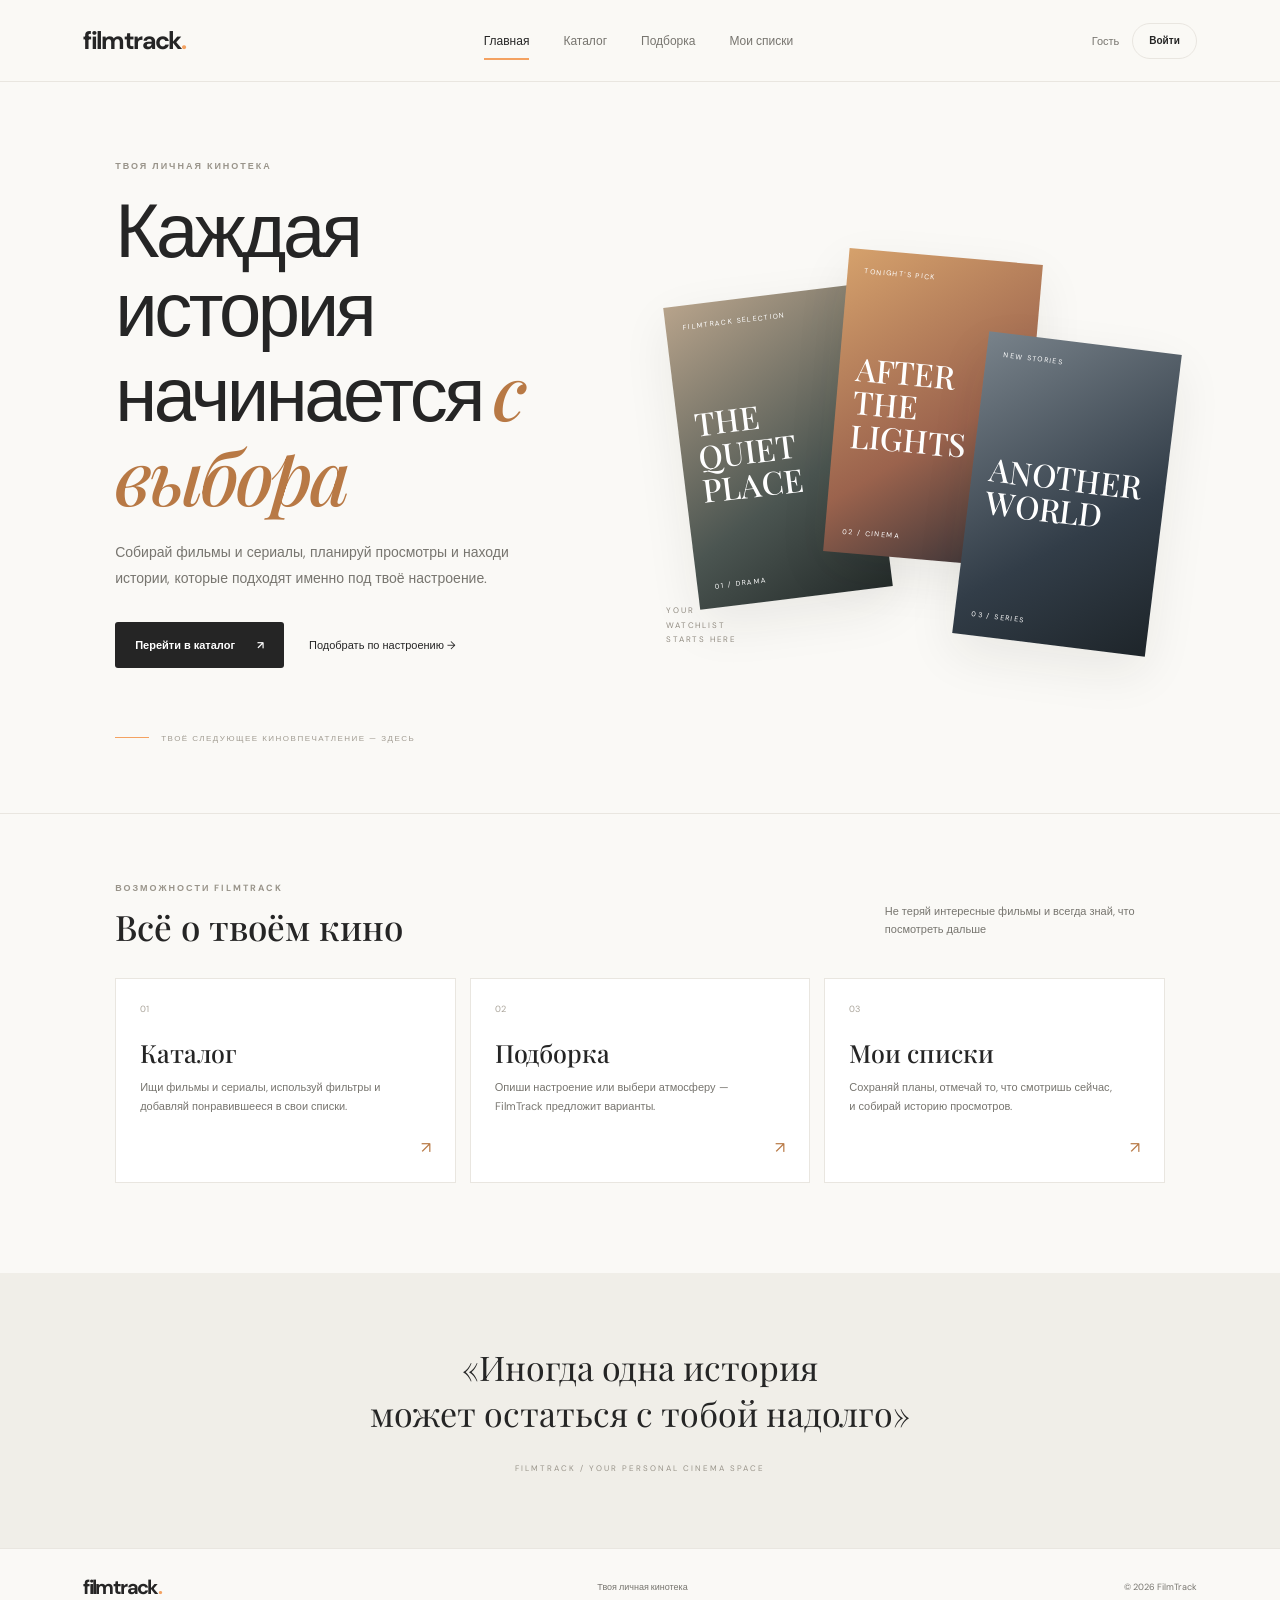
<file: index.html>
<!DOCTYPE html>
<html lang="ru">
<head>
  <meta charset="UTF-8">
  <meta name="viewport" content="width=device-width, initial-scale=1.0">
  <meta name="description" content="FilmTrack — твоя личная кинотека">
  <title>FilmTrack — главная</title>
  <link rel="preconnect" href="https://fonts.googleapis.com">
  <link rel="preconnect" href="https://fonts.gstatic.com" crossorigin>
  <link href="https://fonts.googleapis.com/css2?family=DM+Sans:wght@400;500;600;700&family=Playfair+Display:ital,wght@0,500;0,600;1,500&display=swap" rel="stylesheet">
  <link rel="stylesheet" href="style.css">
  <script src="data.js" defer></script>
  <script src="app.js" defer></script>
</head>
<body>
  <header class="site-header">
    <a class="logo" href="index.html">filmtrack<span>.</span></a>
    <button class="mobile-menu-button" aria-label="Открыть меню" aria-expanded="false">☰</button>
    <nav class="main-nav">
      <a class="nav-link active" href="index.html">Главная</a>
      <a class="nav-link" href="catalog.html">Каталог</a>
      <a class="nav-link" href="podbor.html">Подборка</a>
      <a class="nav-link" href="my-list.html">Мои списки</a>
    </nav>
    <div class="header-account">
      <span class="account-name" data-account-name>Гость</span>
      <button class="button button-outline button-small" data-auth-open>Войти</button>
    </div>
  </header>

  <main>
    <section class="home-hero">
      <div class="hero-content">
        <p class="eyebrow">ТВОЯ ЛИЧНАЯ КИНОТЕКА</p>
        <h1>Каждая история<br>начинается <em>с выбора</em></h1>
        <p class="hero-description">
          Собирай фильмы и сериалы, планируй просмотры и находи истории,
          которые подходят именно под твоё настроение.
        </p>
        <div class="hero-actions">
          <a class="button button-dark" href="catalog.html">Перейти в каталог <span>↗</span></a>
          <a class="button-text" href="podbor.html">Подобрать по настроению →</a>
        </div>
        <div class="hero-caption">
          <span class="caption-line"></span>
          <span>ТВОЁ СЛЕДУЮЩЕЕ КИНОВПЕЧАТЛЕНИЕ — ЗДЕСЬ</span>
        </div>
      </div>
      <div class="hero-visual" aria-label="Декоративная композиция из кинопостеров">
        <div class="hero-poster poster-a"><span>FILMTRACK SELECTION</span><strong>THE<br>QUIET<br>PLACE</strong><small>01 / DRAMA</small></div>
        <div class="hero-poster poster-b"><span>TONIGHT'S PICK</span><strong>AFTER<br>THE<br>LIGHTS</strong><small>02 / CINEMA</small></div>
        <div class="hero-poster poster-c"><span>NEW STORIES</span><strong>ANOTHER<br>WORLD</strong><small>03 / SERIES</small></div>
        <div class="visual-sticker">YOUR<br>WATCHLIST<br>STARTS HERE</div>
      </div>
    </section>

    <section class="home-section">
      <div class="section-heading">
        <div>
          <p class="eyebrow">ВОЗМОЖНОСТИ FILMTRACK</p>
          <h2>Всё о твоём кино</h2>
        </div>
        <p class="section-subtitle">Не теряй интересные фильмы и всегда знай, что посмотреть дальше</p>
      </div>
      <div class="home-feature-grid">
        <a class="feature-card" href="catalog.html">
          <span class="feature-number">01</span>
          <div><h3>Каталог</h3><p>Ищи фильмы и сериалы, используй фильтры и добавляй понравившееся в свои списки.</p></div>
          <span class="feature-arrow">↗</span>
        </a>
        <a class="feature-card" href="podbor.html">
          <span class="feature-number">02</span>
          <div><h3>Подборка</h3><p>Опиши настроение или выбери атмосферу — FilmTrack предложит варианты.</p></div>
          <span class="feature-arrow">↗</span>
        </a>
        <a class="feature-card" href="my-list.html">
          <span class="feature-number">03</span>
          <div><h3>Мои списки</h3><p>Сохраняй планы, отмечай то, что смотришь сейчас, и собирай историю просмотров.</p></div>
          <span class="feature-arrow">↗</span>
        </a>
      </div>
    </section>

    <section class="home-quote">
      <p>«Иногда одна история<br>может остаться с тобой надолго»</p>
      <span>FILMTRACK / YOUR PERSONAL CINEMA SPACE</span>
    </section>
  </main>

  <footer class="site-footer">
    <a class="logo" href="index.html">filmtrack<span>.</span></a>
    <span>Твоя личная кинотека</span>
    <span>© 2026 FilmTrack</span>
  </footer>

  <dialog class="auth-dialog" data-auth-dialog>
    <form class="auth-form" data-auth-form>
      <button class="dialog-close" type="button" data-auth-close aria-label="Закрыть">×</button>
      <p class="eyebrow">ТВОЙ АККАУНТ</p>
      <h2 data-auth-title>Войти</h2>
      <label>Имя пользователя<input name="username" autocomplete="username" required minlength="3"></label>
      <label>Пароль<input name="password" type="password" autocomplete="current-password" required minlength="4"></label>
      <p class="form-note">Демонстрационный режим: аккаунт хранится только в этом браузере. Не используй настоящий пароль.</p>
      <p class="form-error" data-auth-error></p>
      <button class="button button-dark button-full" type="submit">Продолжить</button>
      <button class="button-text auth-switch" type="button" data-auth-switch>Нет аккаунта? Зарегистрироваться</button>
    </form>
  </dialog>
</body>
</html>
</file>
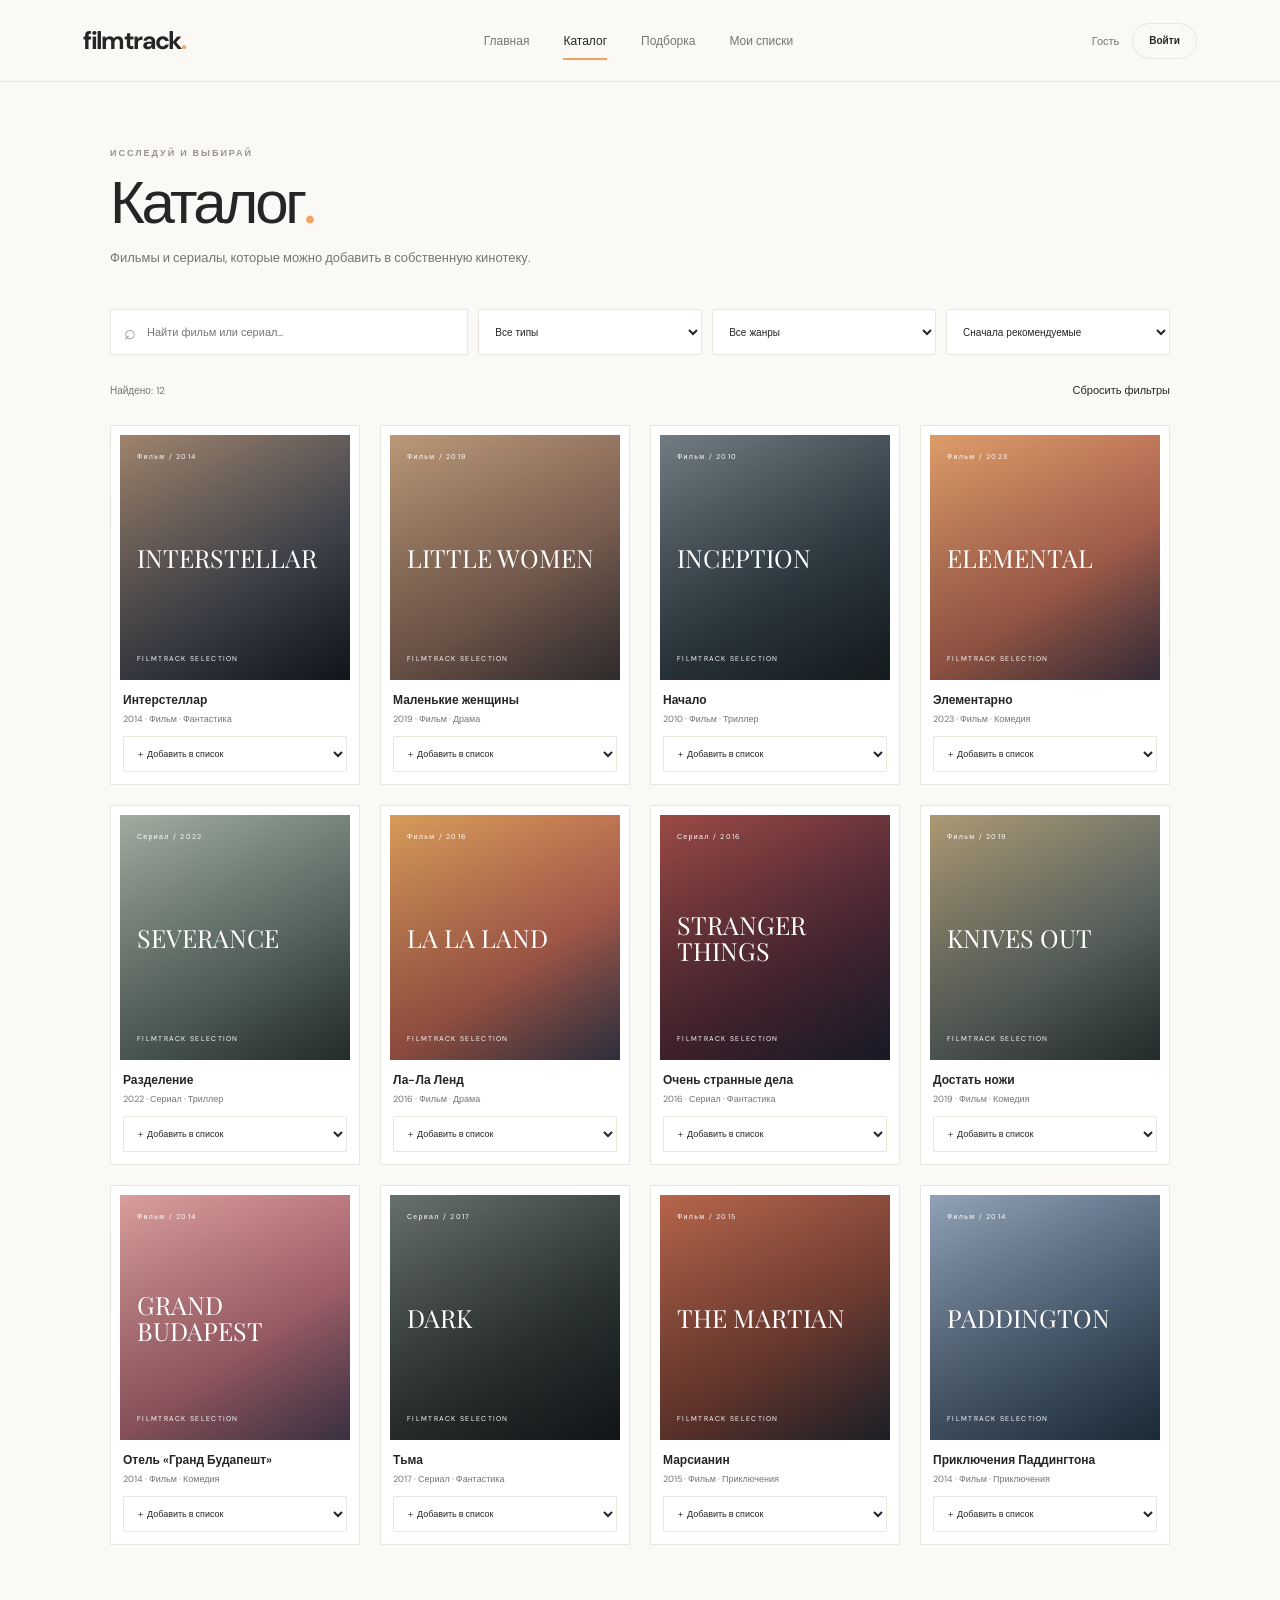
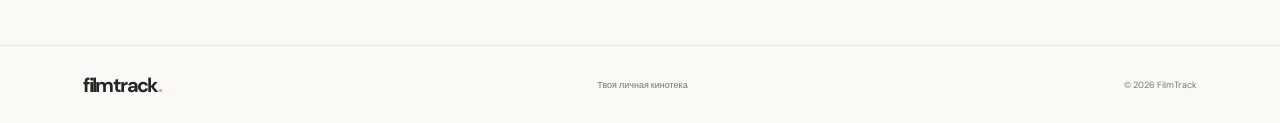
<file: catalog.html>
<!DOCTYPE html>
<html lang="ru">
<head>
  <meta charset="UTF-8">
  <meta name="viewport" content="width=device-width, initial-scale=1.0">
  <title>Каталог — FilmTrack</title>
  <link rel="preconnect" href="https://fonts.googleapis.com">
  <link rel="preconnect" href="https://fonts.gstatic.com" crossorigin>
  <link href="https://fonts.googleapis.com/css2?family=DM+Sans:wght@400;500;600;700&family=Playfair+Display:ital,wght@0,500;0,600;1,500&display=swap" rel="stylesheet">
  <link rel="stylesheet" href="style.css">
  <script src="data.js" defer></script>
  <script src="app.js" defer></script>
</head>
<body>
  <header class="site-header">
    <a class="logo" href="index.html">filmtrack<span>.</span></a>
    <button class="mobile-menu-button" aria-label="Открыть меню" aria-expanded="false">☰</button>
    <nav class="main-nav">
      <a class="nav-link" href="index.html">Главная</a>
      <a class="nav-link active" href="catalog.html">Каталог</a>
      <a class="nav-link" href="podbor.html">Подборка</a>
      <a class="nav-link" href="my-list.html">Мои списки</a>
    </nav>
    <div class="header-account"><span class="account-name" data-account-name>Гость</span><button class="button button-outline button-small" data-auth-open>Войти</button></div>
  </header>

  <main class="page-shell">
    <section class="page-intro">
      <p class="eyebrow">ИССЛЕДУЙ И ВЫБИРАЙ</p>
      <h1>Каталог<span class="accent-dot">.</span></h1>
      <p>Фильмы и сериалы, которые можно добавить в собственную кинотеку.</p>
    </section>

    <section class="catalog-controls" aria-label="Поиск и фильтры">
      <label class="search-field"><span>⌕</span><input id="catalog-search" type="search" placeholder="Найти фильм или сериал..." autocomplete="off"></label>
      <select id="type-filter" aria-label="Тип"><option value="all">Все типы</option><option value="Фильм">Фильмы</option><option value="Сериал">Сериалы</option></select>
      <select id="genre-filter" aria-label="Жанр"><option value="all">Все жанры</option><option value="Драма">Драма</option><option value="Фантастика">Фантастика</option><option value="Триллер">Триллер</option><option value="Комедия">Комедия</option><option value="Приключения">Приключения</option></select>
      <select id="sort-filter" aria-label="Сортировка"><option value="default">Сначала рекомендуемые</option><option value="title">По названию</option><option value="year-desc">Сначала новые</option><option value="year-asc">Сначала старые</option></select>
    </section>

    <div class="catalog-status"><span id="catalog-count">Загрузка каталога...</span><button class="button-text" id="reset-filters" type="button">Сбросить фильтры</button></div>
    <section class="movie-grid" id="catalog-grid" aria-live="polite"></section>
  </main>

  <footer class="site-footer"><a class="logo" href="index.html">filmtrack<span>.</span></a><span>Твоя личная кинотека</span><span>© 2026 FilmTrack</span></footer>

  <dialog class="auth-dialog" data-auth-dialog><form class="auth-form" data-auth-form>
    <button class="dialog-close" type="button" data-auth-close>×</button><p class="eyebrow">ТВОЙ АККАУНТ</p><h2 data-auth-title>Войти</h2>
    <label>Имя пользователя<input name="username" required minlength="3"></label><label>Пароль<input name="password" type="password" required minlength="4"></label>
    <p class="form-note">Демонстрационный режим: не используй настоящий пароль.</p><p class="form-error" data-auth-error></p>
    <button class="button button-dark button-full" type="submit">Продолжить</button><button class="button-text auth-switch" type="button" data-auth-switch>Нет аккаунта? Зарегистрироваться</button>
  </form></dialog>
  <dialog class="details-dialog" id="movie-details"><div class="details-content" id="details-content"></div><button class="dialog-close" type="button" data-details-close>×</button></dialog>
</body>
</html>
</file>
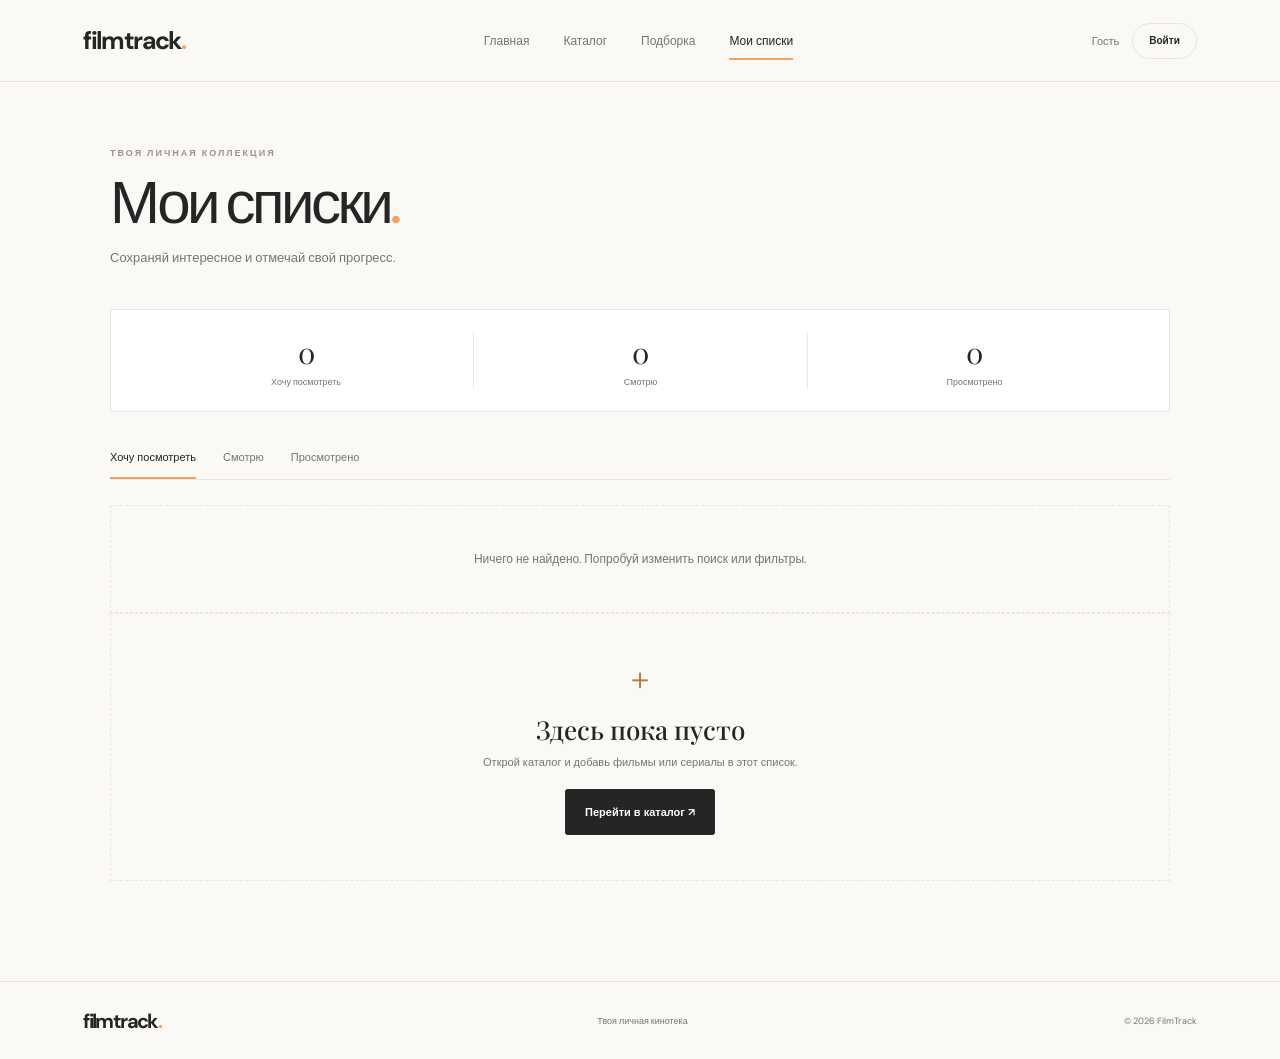
<file: my-list.html>
<!DOCTYPE html>
<html lang="ru">
<head>
  <meta charset="UTF-8">
  <meta name="viewport" content="width=device-width, initial-scale=1.0">
  <title>Мои списки — FilmTrack</title>
  <link rel="preconnect" href="https://fonts.googleapis.com">
  <link rel="preconnect" href="https://fonts.gstatic.com" crossorigin>
  <link href="https://fonts.googleapis.com/css2?family=DM+Sans:wght@400;500;600;700&family=Playfair+Display:ital,wght@0,500;0,600;1,500&display=swap" rel="stylesheet">
  <link rel="stylesheet" href="style.css">
  <script src="data.js" defer></script>
  <script src="app.js" defer></script>
</head>
<body>
  <header class="site-header">
    <a class="logo" href="index.html">filmtrack<span>.</span></a>
    <button class="mobile-menu-button" aria-label="Открыть меню" aria-expanded="false">☰</button>
    <nav class="main-nav">
      <a class="nav-link" href="index.html">Главная</a><a class="nav-link" href="catalog.html">Каталог</a>
      <a class="nav-link" href="podbor.html">Подборка</a><a class="nav-link active" href="my-list.html">Мои списки</a>
    </nav>
    <div class="header-account"><span class="account-name" data-account-name>Гость</span><button class="button button-outline button-small" data-auth-open>Войти</button></div>
  </header>

  <main class="page-shell">
    <section class="page-intro">
      <p class="eyebrow">ТВОЯ ЛИЧНАЯ КОЛЛЕКЦИЯ</p>
      <h1>Мои списки<span class="accent-dot">.</span></h1>
      <p>Сохраняй интересное и отмечай свой прогресс.</p>
    </section>
    <section class="list-summary" aria-label="Статистика списков">
      <div><span class="summary-number" id="count-planned">0</span><span>Хочу посмотреть</span></div>
      <div><span class="summary-number" id="count-watching">0</span><span>Смотрю</span></div>
      <div><span class="summary-number" id="count-watched">0</span><span>Просмотрено</span></div>
    </section>
    <div class="list-tabs" role="tablist">
      <button class="list-tab active" type="button" data-list-status="Хочу посмотреть">Хочу посмотреть</button>
      <button class="list-tab" type="button" data-list-status="Смотрю">Смотрю</button>
      <button class="list-tab" type="button" data-list-status="Просмотрено">Просмотрено</button>
    </div>
    <section class="movie-grid" id="my-list-grid"></section>
    <div class="empty-list" id="empty-list">
      <span class="empty-icon">＋</span>
      <h2>Здесь пока пусто</h2>
      <p>Открой каталог и добавь фильмы или сериалы в этот список.</p>
      <a class="button button-dark" href="catalog.html">Перейти в каталог ↗</a>
    </div>
  </main>

  <footer class="site-footer"><a class="logo" href="index.html">filmtrack<span>.</span></a><span>Твоя личная кинотека</span><span>© 2026 FilmTrack</span></footer>

  <dialog class="auth-dialog" data-auth-dialog><form class="auth-form" data-auth-form>
    <button class="dialog-close" type="button" data-auth-close>×</button><p class="eyebrow">ТВОЙ АККАУНТ</p><h2 data-auth-title>Войти</h2>
    <label>Имя пользователя<input name="username" required minlength="3"></label><label>Пароль<input name="password" type="password" required minlength="4"></label>
    <p class="form-note">Демонстрационный режим: не используй настоящий пароль.</p><p class="form-error" data-auth-error></p>
    <button class="button button-dark button-full" type="submit">Продолжить</button><button class="button-text auth-switch" type="button" data-auth-switch>Нет аккаунта? Зарегистрироваться</button>
  </form></dialog>
</body>
</html>
</file>
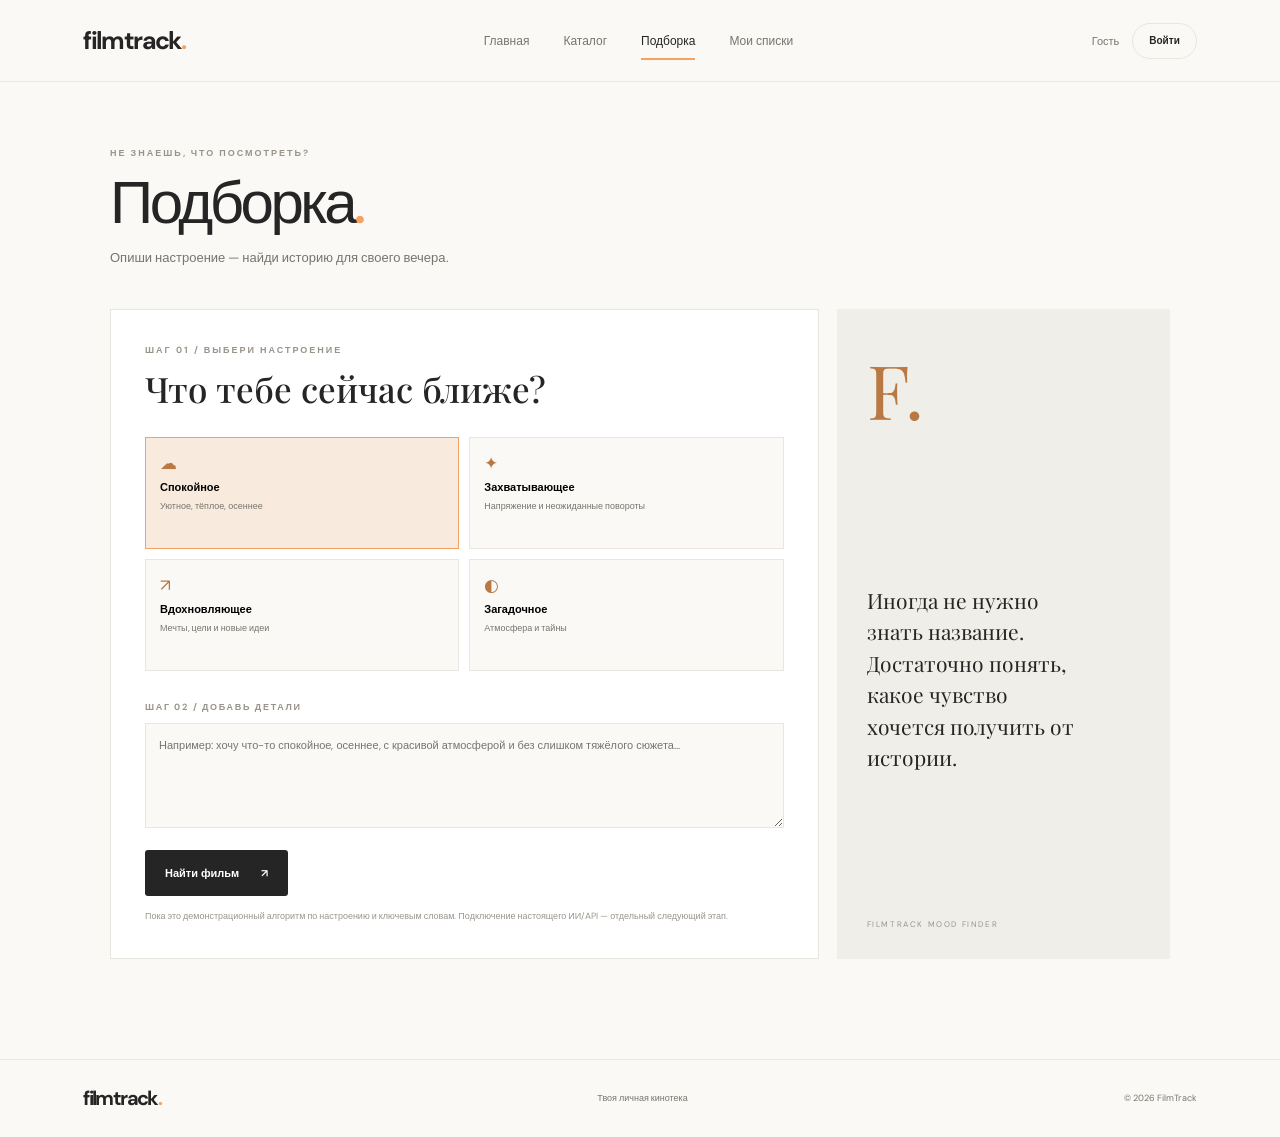
<file: podbor.html>
<!DOCTYPE html>
<html lang="ru">
<head>
  <meta charset="UTF-8">
  <meta name="viewport" content="width=device-width, initial-scale=1.0">
  <title>Подборка — FilmTrack</title>
  <link rel="preconnect" href="https://fonts.googleapis.com">
  <link rel="preconnect" href="https://fonts.gstatic.com" crossorigin>
  <link href="https://fonts.googleapis.com/css2?family=DM+Sans:wght@400;500;600;700&family=Playfair+Display:ital,wght@0,500;0,600;1,500&display=swap" rel="stylesheet">
  <link rel="stylesheet" href="style.css">
  <script src="data.js" defer></script>
  <script src="app.js" defer></script>
</head>
<body>
  <header class="site-header">
    <a class="logo" href="index.html">filmtrack<span>.</span></a>
    <button class="mobile-menu-button" aria-label="Открыть меню" aria-expanded="false">☰</button>
    <nav class="main-nav">
      <a class="nav-link" href="index.html">Главная</a><a class="nav-link" href="catalog.html">Каталог</a>
      <a class="nav-link active" href="podbor.html">Подборка</a><a class="nav-link" href="my-list.html">Мои списки</a>
    </nav>
    <div class="header-account"><span class="account-name" data-account-name>Гость</span><button class="button button-outline button-small" data-auth-open>Войти</button></div>
  </header>

  <main class="page-shell">
    <section class="page-intro">
      <p class="eyebrow">НЕ ЗНАЕШЬ, ЧТО ПОСМОТРЕТЬ?</p>
      <h1>Подборка<span class="accent-dot">.</span></h1>
      <p>Опиши настроение — найди историю для своего вечера.</p>
    </section>

    <section class="mood-layout">
      <div class="mood-panel">
        <p class="eyebrow">ШАГ 01 / ВЫБЕРИ НАСТРОЕНИЕ</p>
        <h2>Что тебе сейчас ближе?</h2>
        <div class="mood-options" id="mood-options">
          <button class="mood-option selected" type="button" data-mood="cozy"><span>☁</span><strong>Спокойное</strong><small>Уютное, тёплое, осеннее</small></button>
          <button class="mood-option" type="button" data-mood="exciting"><span>✦</span><strong>Захватывающее</strong><small>Напряжение и неожиданные повороты</small></button>
          <button class="mood-option" type="button" data-mood="inspiring"><span>↗</span><strong>Вдохновляющее</strong><small>Мечты, цели и новые идеи</small></button>
          <button class="mood-option" type="button" data-mood="mysterious"><span>◐</span><strong>Загадочное</strong><small>Атмосфера и тайны</small></button>
        </div>
        <label class="mood-prompt-label" for="mood-prompt">ШАГ 02 / ДОБАВЬ ДЕТАЛИ</label>
        <textarea id="mood-prompt" placeholder="Например: хочу что-то спокойное, осеннее, с красивой атмосферой и без слишком тяжёлого сюжета..."></textarea>
        <button class="button button-dark" id="make-recommendation" type="button">Найти фильм <span>↗</span></button>
        <p class="form-note">Пока это демонстрационный алгоритм по настроению и ключевым словам. Подключение настоящего ИИ/API — отдельный следующий этап.</p>
      </div>
      <aside class="mood-aside">
        <div class="aside-mark">F.</div>
        <p>Иногда не нужно знать название. Достаточно понять, какое чувство хочется получить от истории.</p>
        <span>FILMTRACK MOOD FINDER</span>
      </aside>
    </section>
    <section class="recommendation-section" id="recommendation-section" hidden>
      <div class="section-heading"><div><p class="eyebrow">ТВОИ ВАРИАНТЫ</p><h2>Может понравиться</h2></div><span id="recommendation-caption" class="muted"></span></div>
      <div class="movie-grid" id="recommendation-grid"></div>
    </section>
  </main>

  <footer class="site-footer"><a class="logo" href="index.html">filmtrack<span>.</span></a><span>Твоя личная кинотека</span><span>© 2026 FilmTrack</span></footer>

  <dialog class="auth-dialog" data-auth-dialog><form class="auth-form" data-auth-form>
    <button class="dialog-close" type="button" data-auth-close>×</button><p class="eyebrow">ТВОЙ АККАУНТ</p><h2 data-auth-title>Войти</h2>
    <label>Имя пользователя<input name="username" required minlength="3"></label><label>Пароль<input name="password" type="password" required minlength="4"></label>
    <p class="form-note">Демонстрационный режим: не используй настоящий пароль.</p><p class="form-error" data-auth-error></p>
    <button class="button button-dark button-full" type="submit">Продолжить</button><button class="button-text auth-switch" type="button" data-auth-switch>Нет аккаунта? Зарегистрироваться</button>
  </form></dialog>
</body>
</html>
</file>
<file: style.css>
/* FILMTRACK — основная таблица стилей */
:root {
  --background: #FAF9F6;
  --surface: #FFFFFF;
  --text: #252525;
  --muted: #77756F;
  --line: #E9E6E0;
  --accent: #F4A261;
  --accent-dark: #B87945;
  --soft-apricot: #F8EBDD;
  --shadow: 0 18px 50px rgba(38, 33, 27, 0.08);
}

* {
  box-sizing: border-box;
}

html {
  scroll-behavior: smooth;
}

body {
  margin: 0;
  background: var(--background);
  color: var(--text);
  font-family: "DM Sans", Arial, sans-serif;
  -webkit-font-smoothing: antialiased;
}

body,
button,
input,
select,
textarea {
  font-family: "DM Sans", Arial, sans-serif;
}

a {
  color: inherit;
  text-decoration: none;
}

button,
select {
  cursor: pointer;
}

button,
input,
select,
textarea {
  font-size: inherit;
}

.site-header {
  min-height: 82px;
  padding: 0 6.5%;
  display: flex;
  align-items: center;
  justify-content: space-between;
  gap: 28px;
  border-bottom: 1px solid var(--line);
  background: rgba(250, 249, 246, 0.94);
}

.logo {
  flex-shrink: 0;
  font-size: 25px;
  font-weight: 700;
  letter-spacing: -1.6px;
}

.logo span,
.accent-dot {
  color: var(--accent);
}

.main-nav {
  display: flex;
  align-items: center;
  gap: 34px;
}

.nav-link {
  position: relative;
  padding: 8px 0;
  color: var(--muted);
  font-size: 12px;
  transition: color 0.2s ease;
}

.nav-link:hover,
.nav-link.active {
  color: var(--text);
}

.nav-link.active::after {
  position: absolute;
  right: 0;
  bottom: -3px;
  left: 0;
  height: 2px;
  background: var(--accent);
  content: "";
}

.header-account {
  display: flex;
  align-items: center;
  gap: 13px;
}

.account-name {
  color: var(--muted);
  font-size: 11px;
}

.mobile-menu-button {
  display: none;
  border: 0;
  background: transparent;
  color: var(--text);
  font-size: 23px;
}

.button {
  min-height: 46px;
  padding: 0 19px;
  display: inline-flex;
  align-items: center;
  justify-content: center;
  gap: 22px;
  border: 1px solid transparent;
  border-radius: 3px;
  font-size: 11px;
  font-weight: 600;
  transition: background 0.2s ease, border-color 0.2s ease, transform 0.2s ease;
}

.button:hover {
  transform: translateY(-1px);
}

.button-dark {
  background: var(--text);
  color: white;
}

.button-dark:hover {
  background: #414141;
}

.button-outline {
  border-color: var(--line);
  background: transparent;
  color: var(--text);
}

.button-outline:hover {
  border-color: var(--accent);
}

.button-small {
  min-height: 36px;
  padding: 0 16px;
  border-radius: 30px;
  font-size: 10px;
}

.button-full {
  width: 100%;
}

.button-text {
  padding: 8px 0;
  border: 0;
  background: transparent;
  color: var(--text);
  font-size: 11px;
  cursor: pointer;
}

.button-text:hover {
  color: var(--accent-dark);
}

.eyebrow {
  margin: 0;
  color: #99948A;
  font-size: 9px;
  font-weight: 700;
  letter-spacing: 2px;
}

.home-hero {
  min-height: 590px;
  padding: 78px 9% 70px;
  display: grid;
  grid-template-columns: 1fr 1fr;
  align-items: center;
  gap: 5%;
}

.hero-content h1,
.page-intro h1 {
  margin: 20px 0;
  font-size: clamp(48px, 6vw, 76px);
  font-weight: 500;
  letter-spacing: -3.5px;
  line-height: 1.04;
}

.hero-content h1 em {
  color: var(--accent-dark);
  font-family: "Playfair Display", Georgia, serif;
  font-weight: 500;
}

.hero-description {
  max-width: 450px;
  color: var(--muted);
  font-size: 14px;
  line-height: 1.85;
}

.hero-actions {
  margin-top: 30px;
  display: flex;
  align-items: center;
  gap: 25px;
}

.hero-caption {
  margin-top: 65px;
  display: flex;
  align-items: center;
  gap: 12px;
  color: #A19C92;
  font-size: 8px;
  letter-spacing: 1.5px;
}

.caption-line {
  width: 34px;
  height: 1px;
  background: var(--accent);
}

.hero-visual {
  position: relative;
  min-height: 390px;
}

.hero-poster {
  position: absolute;
  width: 39%;
  height: 78%;
  padding: 17px;
  display: flex;
  flex-direction: column;
  justify-content: space-between;
  color: white;
  box-shadow: var(--shadow);
}

.hero-poster span,
.hero-poster small {
  font-size: 7px;
  letter-spacing: 1.4px;
}

.hero-poster strong {
  font-family: "Playfair Display", Georgia, serif;
  font-size: clamp(20px, 2.6vw, 32px);
  font-weight: 500;
  line-height: 1.05;
}

.poster-a {
  top: 10%;
  left: 3%;
  background: linear-gradient(150deg, #B7A38B, #4B5551 62%, #242B2A);
  transform: rotate(-7deg);
}

.poster-b {
  top: 0;
  left: 34%;
  background: linear-gradient(145deg, #D5A16C, #9B634D 58%, #302E35);
  transform: rotate(5deg);
}

.poster-c {
  right: 0;
  bottom: 0;
  background: linear-gradient(145deg, #78828A, #323D48 62%, #1E252A);
  transform: rotate(7deg);
}

.visual-sticker {
  position: absolute;
  bottom: 0;
  left: 0;
  color: #918B81;
  font-size: 8px;
  letter-spacing: 1.8px;
  line-height: 1.8;
}

.home-section {
  padding: 68px 9% 90px;
  border-top: 1px solid var(--line);
}

.section-heading {
  margin-bottom: 28px;
  display: flex;
  align-items: end;
  justify-content: space-between;
  gap: 24px;
}

.section-heading h2,
.mood-panel h2 {
  margin: 9px 0 0;
  font-family: "Playfair Display", Georgia, serif;
  font-size: 35px;
  font-weight: 500;
}

.section-subtitle {
  max-width: 280px;
  color: var(--muted);
  font-size: 11px;
  line-height: 1.7;
}

.home-feature-grid {
  display: grid;
  grid-template-columns: repeat(3, 1fr);
  gap: 14px;
}

.feature-card {
  min-height: 205px;
  padding: 24px;
  display: flex;
  flex-direction: column;
  justify-content: space-between;
  border: 1px solid var(--line);
  background: var(--surface);
  transition: border-color 0.2s ease, transform 0.2s ease;
}

.feature-card:hover {
  transform: translateY(-4px);
  border-color: var(--accent);
}

.feature-number {
  color: #AAA49A;
  font-size: 9px;
}

.feature-card h3 {
  margin: 0 0 9px;
  font-family: "Playfair Display", Georgia, serif;
  font-size: 25px;
  font-weight: 500;
}

.feature-card p {
  max-width: 270px;
  margin: 0;
  color: var(--muted);
  font-size: 11px;
  line-height: 1.7;
}

.feature-arrow {
  align-self: flex-end;
  color: var(--accent-dark);
}

.home-quote {
  padding: 72px 20px;
  background: #F0EEE8;
  text-align: center;
}

.home-quote p {
  margin: 0 0 18px;
  font-family: "Playfair Display", Georgia, serif;
  font-size: clamp(25px, 3vw, 34px);
  line-height: 1.35;
}

.home-quote span {
  color: #99948A;
  font-size: 8px;
  letter-spacing: 2px;
}

.page-shell {
  width: min(1120px, 100%);
  min-height: 72vh;
  margin: 0 auto;
  padding: 65px 30px 100px;
}

.page-intro {
  margin-bottom: 40px;
}

.page-intro h1 {
  margin: 13px 0 10px;
  font-size: 60px;
}

.page-intro > p:last-child {
  color: var(--muted);
  font-size: 13px;
  line-height: 1.7;
}

.catalog-controls {
  margin-bottom: 20px;
  display: grid;
  grid-template-columns: minmax(220px, 1.6fr) repeat(3, minmax(130px, 1fr));
  gap: 10px;
}

.search-field {
  min-height: 46px;
  padding: 0 13px;
  display: flex;
  align-items: center;
  gap: 9px;
  border: 1px solid var(--line);
  background: white;
}

.search-field span {
  color: #9A958B;
  font-size: 20px;
}

.search-field input {
  width: 100%;
  border: 0;
  outline: 0;
  background: transparent;
  font-size: 11px;
}

.catalog-controls select,
.status-select {
  min-height: 46px;
  padding: 0 12px;
  border: 1px solid var(--line);
  border-radius: 2px;
  outline: 0;
  background: white;
  color: var(--text);
  font-size: 10px;
}

.catalog-status {
  margin-bottom: 20px;
  display: flex;
  justify-content: space-between;
  align-items: center;
  color: var(--muted);
  font-size: 10px;
}

.movie-grid {
  display: grid;
  grid-template-columns: repeat(4, minmax(0, 1fr));
  gap: 20px;
}

.movie-card {
  min-width: 0;
  padding: 9px;
  border: 1px solid var(--line);
  background: white;
}

.poster-button,
.details-poster {
  position: relative;
  width: 100%;
  min-height: 245px;
  padding: 17px;
  display: flex;
  flex-direction: column;
  align-items: flex-start;
  justify-content: space-between;
  overflow: hidden;
  border: 0;
  color: white;
  text-align: left;
  cursor: pointer;
}

.poster-button::after,
.details-poster::after {
  position: absolute;
  inset: 0;
  background: linear-gradient(180deg, rgba(0,0,0,.05), rgba(0,0,0,.28));
  content: "";
  pointer-events: none;
}

.poster-topline,
.poster-title,
.poster-bottomline {
  position: relative;
  z-index: 1;
}

.poster-topline,
.poster-bottomline {
  font-size: 7px;
  letter-spacing: 1.3px;
}

.poster-title {
  max-width: 100%;
  font-family: "Playfair Display", Georgia, serif;
  font-size: 25px;
  line-height: 1.05;
  overflow-wrap: anywhere;
}

.poster-space { background: linear-gradient(145deg, #A98B72, #4A4D56 60%, #171C25); }
.poster-women { background: linear-gradient(145deg, #C5A17D, #8B6B5C 60%, #413B3D); }
.poster-inception { background: linear-gradient(145deg, #78848A, #34434B 60%, #1C2429); }
.poster-elemental { background: linear-gradient(145deg, #E9A56F, #BC6C57 60%, #473B4B); }
.poster-severance { background: linear-gradient(145deg, #AAB6A8, #65766F 60%, #303D3B); }
.poster-lalaland { background: linear-gradient(145deg, #E2A45D, #BD6654 60%, #3E4054); }
.poster-stranger { background: linear-gradient(145deg, #A44E49, #552C3A 60%, #202435); }
.poster-knives { background: linear-gradient(145deg, #B6A17A, #66716C 60%, #303B3C); }
.poster-budapest { background: linear-gradient(145deg, #E4A7A5, #B66D77 60%, #51425A); }
.poster-dark { background: linear-gradient(145deg, #6D7772, #323B3A 60%, #171C20); }
.poster-martian { background: linear-gradient(145deg, #C16B4E, #7C4338 60%, #272B35); }
.poster-paddington { background: linear-gradient(145deg, #9AABC1, #52677D 60%, #27394B); }

.movie-card-info {
  padding: 12px 3px 3px;
}

.movie-card-info h3 {
  margin: 0 0 5px;
  font-size: 12px;
  font-weight: 600;
}

.movie-card-info p {
  margin: 0 0 11px;
  color: var(--muted);
  font-size: 9px;
}

.status-select {
  width: 100%;
  min-height: 36px;
  padding: 0 8px;
  font-size: 9px;
}

.no-results {
  grid-column: 1 / -1;
  padding: 45px 20px;
  border: 1px dashed var(--line);
  color: var(--muted);
  font-size: 12px;
  text-align: center;
}

.mood-layout {
  display: grid;
  grid-template-columns: minmax(0, 1.7fr) minmax(220px, 0.8fr);
  gap: 18px;
  align-items: stretch;
}

.mood-panel {
  padding: 34px;
  border: 1px solid var(--line);
  background: white;
}

.mood-panel h2 {
  margin-bottom: 25px;
}

.mood-options {
  margin-bottom: 30px;
  display: grid;
  grid-template-columns: repeat(2, 1fr);
  gap: 10px;
}

.mood-option {
  min-height: 112px;
  padding: 14px;
  display: flex;
  flex-direction: column;
  align-items: flex-start;
  gap: 6px;
  border: 1px solid var(--line);
  background: var(--background);
  text-align: left;
  transition: border-color 0.2s ease, background 0.2s ease;
}

.mood-option:hover,
.mood-option.selected {
  border-color: var(--accent);
  background: var(--soft-apricot);
}

.mood-option > span {
  color: var(--accent-dark);
  font-size: 17px;
}

.mood-option strong {
  font-size: 11px;
}

.mood-option small {
  color: var(--muted);
  font-size: 9px;
  line-height: 1.4;
}

.mood-prompt-label {
  display: block;
  margin-bottom: 10px;
  color: #99948A;
  font-size: 9px;
  font-weight: 700;
  letter-spacing: 1.7px;
}

.mood-panel textarea {
  width: 100%;
  min-height: 105px;
  margin-bottom: 17px;
  padding: 13px;
  resize: vertical;
  border: 1px solid var(--line);
  outline: 0;
  background: var(--background);
  color: var(--text);
  font-size: 11px;
  line-height: 1.6;
}

.mood-panel textarea:focus,
.search-field:focus-within {
  border-color: var(--accent);
}

.form-note {
  margin: 13px 0 0;
  color: #9B968D;
  font-size: 9px;
  line-height: 1.6;
}

.mood-aside {
  padding: 30px;
  display: flex;
  flex-direction: column;
  justify-content: space-between;
  background: #F0EEE8;
}

.aside-mark {
  color: var(--accent-dark);
  font-family: "Playfair Display", Georgia, serif;
  font-size: 75px;
}

.mood-aside p {
  max-width: 220px;
  font-family: "Playfair Display", Georgia, serif;
  font-size: 21px;
  line-height: 1.5;
}

.mood-aside span {
  color: #99948A;
  font-size: 8px;
  letter-spacing: 1.6px;
}

.recommendation-section {
  margin-top: 65px;
}

.recommendation-section[hidden] {
  display: none;
}

.list-summary {
  margin-bottom: 38px;
  padding: 23px 28px;
  display: grid;
  grid-template-columns: repeat(3, 1fr);
  border: 1px solid var(--line);
  background: white;
}

.list-summary > div {
  display: flex;
  flex-direction: column;
  gap: 5px;
  text-align: center;
}

.list-summary > div + div {
  border-left: 1px solid var(--line);
}

.summary-number {
  font-family: "Playfair Display", Georgia, serif;
  font-size: 29px;
}

.list-summary > div span:last-child {
  color: var(--muted);
  font-size: 9px;
}

.list-tabs {
  margin-bottom: 25px;
  display: flex;
  gap: 27px;
  border-bottom: 1px solid var(--line);
}

.list-tab {
  padding: 0 0 13px;
  border: 0;
  border-bottom: 2px solid transparent;
  background: transparent;
  color: var(--muted);
  font-size: 11px;
}

.list-tab.active {
  border-bottom-color: var(--accent);
  color: var(--text);
}

.empty-list {
  padding: 45px 20px;
  border: 1px dashed var(--line);
  text-align: center;
}

.empty-list[hidden] {
  display: none;
}

.empty-icon {
  color: var(--accent-dark);
  font-size: 30px;
}

.empty-list h2 {
  margin: 12px 0 8px;
  font-family: "Playfair Display", Georgia, serif;
  font-size: 26px;
  font-weight: 500;
}

.empty-list p {
  margin: 0 0 20px;
  color: var(--muted);
  font-size: 11px;
}

.site-footer {
  min-height: 78px;
  padding: 20px 6.5%;
  display: flex;
  align-items: center;
  justify-content: space-between;
  gap: 18px;
  border-top: 1px solid var(--line);
  color: var(--muted);
  font-size: 9px;
}

.site-footer .logo {
  color: var(--text);
  font-size: 20px;
}

.auth-dialog,
.details-dialog {
  width: min(440px, calc(100% - 28px));
  padding: 0;
  border: 1px solid var(--line);
  background: white;
  box-shadow: 0 20px 80px rgba(0, 0, 0, 0.18);
}

.auth-dialog::backdrop,
.details-dialog::backdrop {
  background: rgba(37, 37, 37, 0.52);
}

.auth-form {
  position: relative;
  padding: 36px;
}

.auth-form h2 {
  margin: 10px 0 24px;
  font-family: "Playfair Display", Georgia, serif;
  font-size: 32px;
  font-weight: 500;
}

.auth-form label {
  margin-bottom: 13px;
  display: block;
  color: var(--muted);
  font-size: 10px;
}

.auth-form input {
  width: 100%;
  min-height: 43px;
  margin-top: 7px;
  padding: 0 12px;
  border: 1px solid var(--line);
  outline: 0;
  font-size: 11px;
}

.auth-form input:focus {
  border-color: var(--accent);
}

.dialog-close {
  position: absolute;
  top: 10px;
  right: 15px;
  z-index: 2;
  border: 0;
  background: transparent;
  color: var(--text);
  font-size: 26px;
  cursor: pointer;
}

.auth-switch {
  width: 100%;
  margin-top: 14px;
  text-align: center;
}

.form-error {
  min-height: 16px;
  color: #B64D43;
  font-size: 10px;
}

.details-dialog {
  position: relative;
  width: min(650px, calc(100% - 28px));
}

.details-content {
  padding: 28px;
  display: grid;
  grid-template-columns: 220px 1fr;
  gap: 25px;
}

.details-poster {
  min-height: 300px;
}

.details-copy {
  align-self: center;
}

.details-copy h2 {
  margin: 12px 0 4px;
  font-family: "Playfair Display", Georgia, serif;
  font-size: 30px;
  font-weight: 500;
}

.details-copy > p:not(.eyebrow) {
  color: var(--muted);
  font-size: 11px;
  line-height: 1.7;
}

.details-original {
  margin-top: 0;
  color: #A39D93 !important;
}

.details-status-label {
  margin-top: 18px;
  display: block;
  color: var(--muted);
  font-size: 10px;
}

.details-status-label select {
  margin-top: 7px;
}

@media (max-width: 900px) {
  .site-header {
    padding: 0 4%;
    gap: 15px;
  }

  .main-nav {
    gap: 18px;
  }

  .home-hero {
    padding-right: 6%;
    padding-left: 6%;
  }

  .home-section {
    padding-right: 6%;
    padding-left: 6%;
  }

  .catalog-controls {
    grid-template-columns: repeat(2, minmax(0, 1fr));
  }

  .search-field {
    grid-column: 1 / -1;
  }

  .movie-grid {
    grid-template-columns: repeat(3, minmax(0, 1fr));
  }
}

@media (max-width: 650px) {
  .site-header {
    position: relative;
    min-height: 70px;
    padding: 0 5%;
  }

  .mobile-menu-button {
    display: block;
    margin-left: auto;
  }

  .main-nav {
    position: absolute;
    top: 69px;
    right: 0;
    left: 0;
    z-index: 10;
    padding: 18px 6%;
    display: none;
    flex-direction: column;
    align-items: flex-start;
    gap: 17px;
    border-bottom: 1px solid var(--line);
    background: var(--background);
  }

  .main-nav.is-open {
    display: flex;
  }

  .header-account {
    gap: 7px;
  }

  .account-name {
    display: none;
  }

  .home-hero {
    padding: 55px 7% 45px;
    grid-template-columns: 1fr;
    gap: 15px;
  }

  .hero-content h1 {
    font-size: 49px;
  }

  .hero-caption {
    margin-top: 38px;
  }

  .hero-visual {
    min-height: 310px;
    margin: 0 2%;
  }

  .hero-poster {
    width: 40%;
    height: 82%;
  }

  .home-section {
    padding: 48px 7% 60px;
  }

  .section-heading {
    display: block;
  }

  .section-subtitle {
    margin-top: 12px;
  }

  .home-feature-grid {
    grid-template-columns: 1fr;
  }

  .feature-card {
    min-height: 170px;
  }

  .page-shell {
    padding: 45px 5% 70px;
  }

  .page-intro h1 {
    font-size: 49px;
  }

  .catalog-controls {
    grid-template-columns: 1fr 1fr;
  }

  .movie-grid {
    grid-template-columns: repeat(2, minmax(0, 1fr));
    gap: 11px;
  }

  .poster-button {
    min-height: 190px;
    padding: 12px;
  }

  .poster-title {
    font-size: 21px;
  }

  .mood-layout {
    grid-template-columns: 1fr;
  }

  .mood-panel {
    padding: 22px;
  }

  .mood-aside {
    min-height: 230px;
  }

  .list-summary {
    padding: 18px 8px;
  }

  .list-tabs {
    gap: 15px;
  }

  .list-tab {
    font-size: 9px;
  }

  .details-content {
    grid-template-columns: 1fr;
  }

  .details-poster {
    min-height: 210px;
  }

  .site-footer {
    padding: 20px 5%;
    flex-wrap: wrap;
  }
}

@media (max-width: 390px) {
  .catalog-controls {
    grid-template-columns: 1fr;
  }

  .search-field {
    grid-column: auto;
  }

  .movie-grid {
    gap: 8px;
  }

  .poster-button {
    min-height: 165px;
  }

  .movie-card {
    padding: 6px;
  }

  .movie-card-info h3 {
    font-size: 11px;
  }

  .list-tabs {
    gap: 10px;
  }

  .list-tab {
    font-size: 8px;
  }
}
</file>
